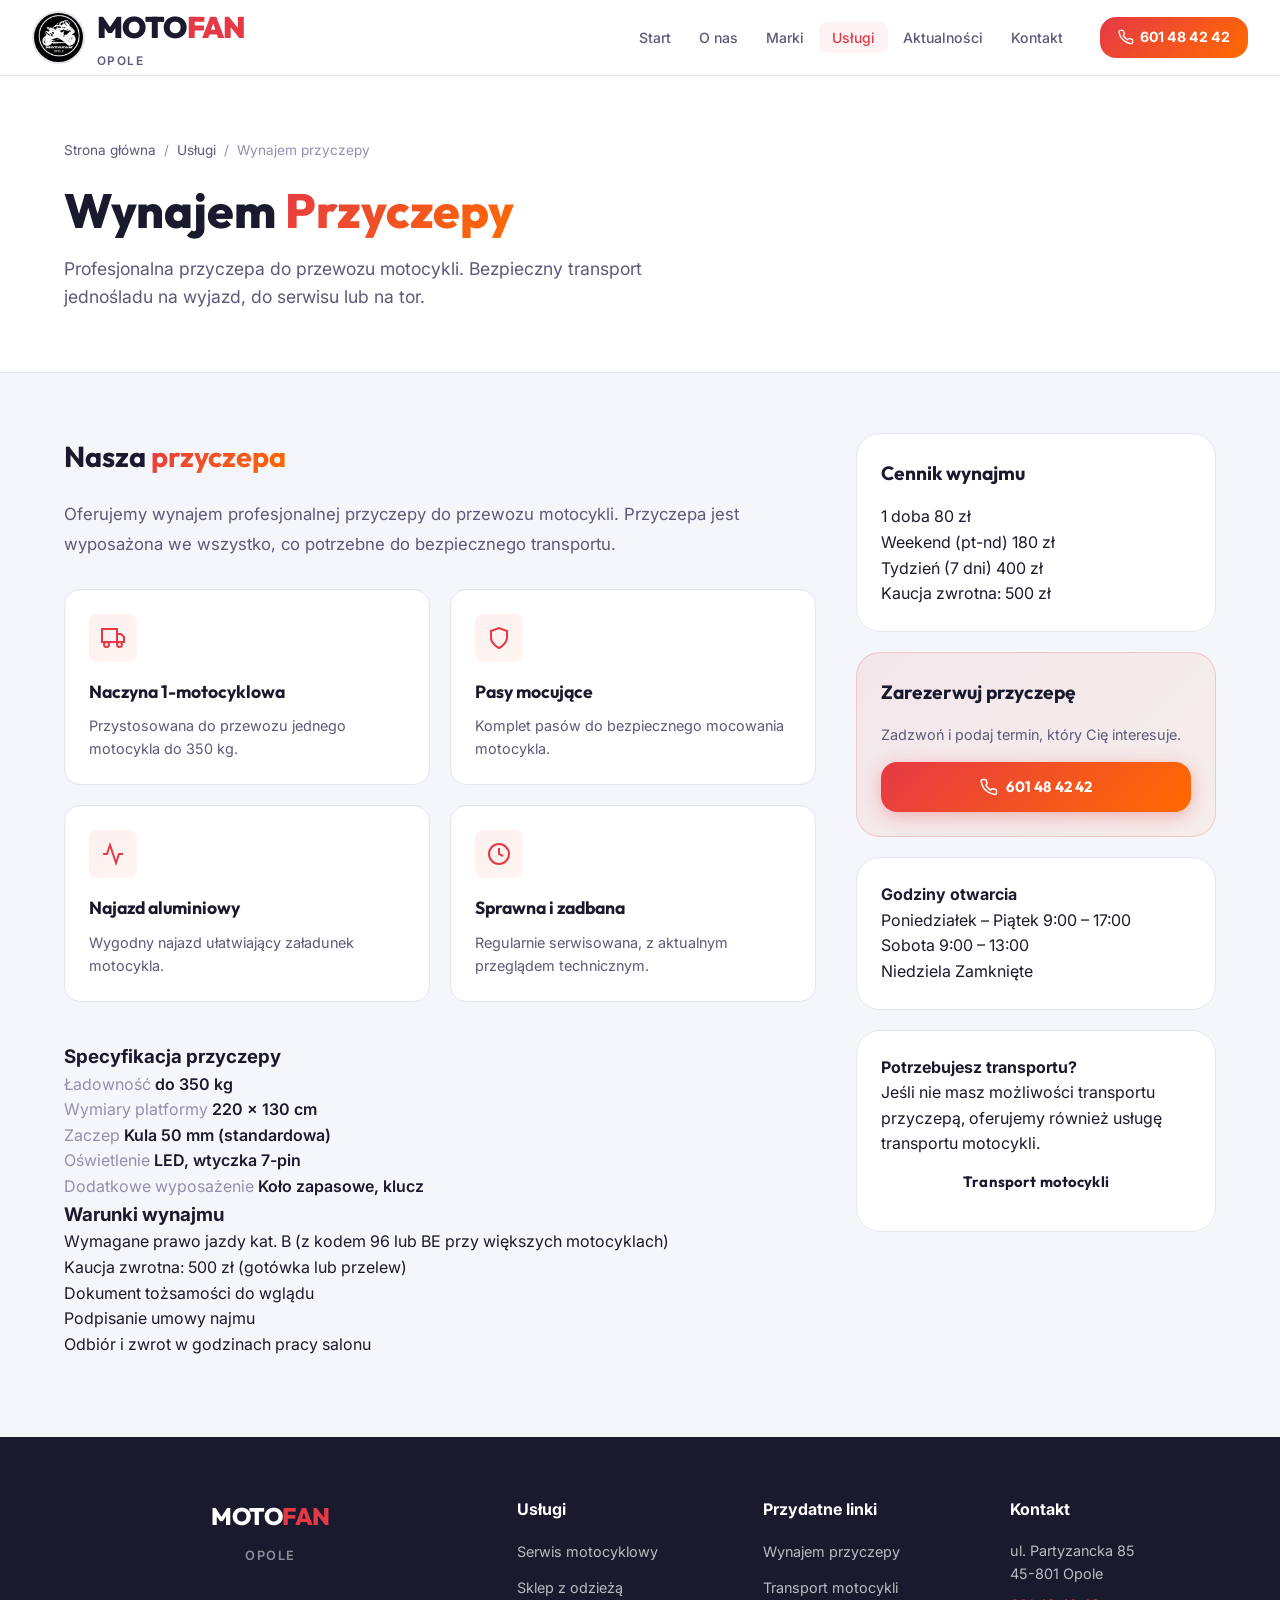
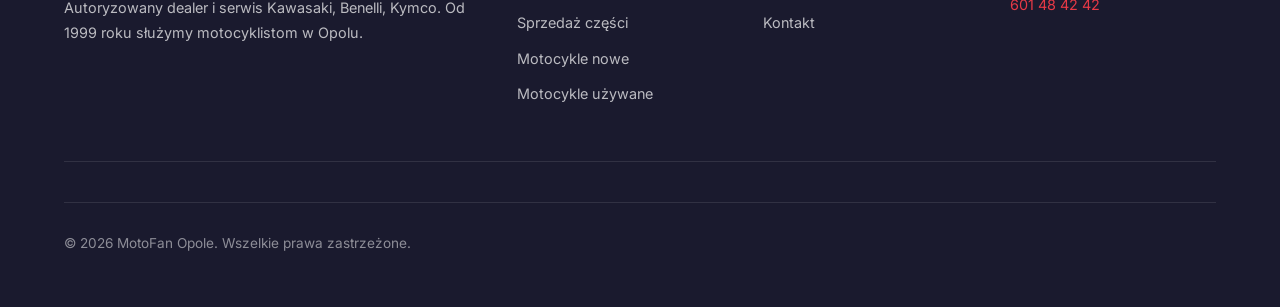
<file: wynajem-przyczepy.html>
<!DOCTYPE html>
<html lang="pl">
<head>
  <meta charset="UTF-8" />
  <meta name="viewport" content="width=device-width, initial-scale=1.0" />
  <title>Wynajem Przyczepy do Motocykli – MotoFan Opole</title>
  <meta name="description" content="Wynajem przyczepy do przewozu motocykli w Opolu. Bezpieczny transport jednośladu. MotoFan Opole." />
  <link rel="preconnect" href="https://fonts.googleapis.com" />
  <link rel="preconnect" href="https://fonts.gstatic.com" crossorigin />
  <link href="https://fonts.googleapis.com/css2?family=Outfit:wght@300;400;500;600;700;800;900&family=Inter:wght@300;400;500;600&display=swap" rel="stylesheet" />
  <link rel="stylesheet" href="style.css" />
  <link rel="stylesheet" href="subpage.css" />
</head>
<body>

  <!-- ===== NAVBAR ===== -->
  <nav class="navbar" id="navbar">
    <div class="nav-container">
      <a href="index.html" class="nav-logo">
        <img src="pics/logo.jpg" alt="MotoFan logo" class="nav-logo-img" onerror="this.style.display='none'" />
        <div>
          <div class="logo-text">MOTO<span class="logo-accent">FAN</span></div>
          <div class="logo-sub">Opole</div>
        </div>
      </a>
      <ul class="nav-links" id="navLinks">
        <li><a href="index.html" class="nav-link">Start</a></li>
        <li><a href="index.html#about" class="nav-link">O nas</a></li>
        <li><a href="index.html#brands" class="nav-link">Marki</a></li>
        <li><a href="index.html#services" class="nav-link active">Usługi</a></li>
        <li><a href="index.html#news" class="nav-link">Aktualności</a></li>
        <li><a href="index.html#contact" class="nav-link">Kontakt</a></li>
      </ul>
      <a href="tel:601484242" class="nav-cta">
        <svg width="16" height="16" viewBox="0 0 24 24" fill="none" stroke="currentColor" stroke-width="2" stroke-linecap="round" stroke-linejoin="round"><path d="M22 16.92v3a2 2 0 0 1-2.18 2 19.79 19.79 0 0 1-8.63-3.07A19.5 19.5 0 0 1 4.69 13 19.79 19.79 0 0 1 1.61 4.35 2 2 0 0 1 3.58 2h3a2 2 0 0 1 2 1.72 12.84 12.84 0 0 0 .7 2.81 2 2 0 0 1-.45 2.11L7.91 9.91a16 16 0 0 0 6.18 6.18l1.27-1.27a2 2 0 0 1 2.11-.45 12.84 12.84 0 0 0 2.81.7A2 2 0 0 1 22 16.92z"/></svg>
        601 48 42 42
      </a>
      <button class="hamburger" id="hamburger" aria-label="Menu">
        <span></span><span></span><span></span>
      </button>
    </div>
  </nav>

  <!-- ===== PAGE HEADER ===== -->
  <section class="page-header">
    <div class="container">
      <div class="breadcrumb">
        <a href="index.html">Strona główna</a>
        <span>/</span>
        <a href="index.html#services">Usługi</a>
        <span>/</span>
        <span>Wynajem przyczepy</span>
      </div>
      <h1 class="page-title">Wynajem <span class="gradient-text">Przyczepy</span></h1>
      <p class="page-desc">Profesjonalna przyczepa do przewozu motocykli. Bezpieczny transport jednośladu na wyjazd, do serwisu lub na tor.</p>
    </div>
  </section>

  <!-- ===== CONTENT ===== -->
  <section class="content-section">
    <div class="container">
      
      <div class="content-grid">
        <div class="content-main">
          
          <h2>Nasza <span class="gradient-text">przyczepa</span></h2>
          <p class="lead">Oferujemy wynajem profesjonalnej przyczepy do przewozu motocykli. Przyczepa jest wyposażona we wszystko, co potrzebne do bezpiecznego transportu.</p>

          <div class="service-features">
            <div class="feature-box">
              <div class="feature-icon">
                <svg viewBox="0 0 24 24" fill="none" stroke="currentColor" stroke-width="2"><rect x="1" y="3" width="15" height="13"/><polygon points="16 8 20 8 23 11 23 16 16 16 16 8"/><circle cx="5.5" cy="18.5" r="2.5"/><circle cx="18.5" cy="18.5" r="2.5"/></svg>
              </div>
              <h3>Naczyna 1-motocyklowa</h3>
              <p>Przystosowana do przewozu jednego motocykla do 350 kg.</p>
            </div>
            <div class="feature-box">
              <div class="feature-icon">
                <svg viewBox="0 0 24 24" fill="none" stroke="currentColor" stroke-width="2"><path d="M12 22s8-4 8-10V5l-8-3-8 3v7c0 6 8 10 8 10z"/></svg>
              </div>
              <h3>Pasy mocujące</h3>
              <p>Komplet pasów do bezpiecznego mocowania motocykla.</p>
            </div>
            <div class="feature-box">
              <div class="feature-icon">
                <svg viewBox="0 0 24 24" fill="none" stroke="currentColor" stroke-width="2"><polyline points="22 12 18 12 15 21 9 3 6 12 2 12"/></svg>
              </div>
              <h3>Najazd aluminiowy</h3>
              <p>Wygodny najazd ułatwiający załadunek motocykla.</p>
            </div>
            <div class="feature-box">
              <div class="feature-icon">
                <svg viewBox="0 0 24 24" fill="none" stroke="currentColor" stroke-width="2"><circle cx="12" cy="12" r="10"/><polyline points="12 6 12 12 16 14"/></svg>
              </div>
              <h3>Sprawna i zadbana</h3>
              <p>Regularnie serwisowana, z aktualnym przeglądem technicznym.</p>
            </div>
          </div>

          <h3>Specyfikacja przyczepy</h3>
          <div class="specs-table">
            <div class="spec-row">
              <span class="spec-label">Ładowność</span>
              <span class="spec-value">do 350 kg</span>
            </div>
            <div class="spec-row">
              <span class="spec-label">Wymiary platformy</span>
              <span class="spec-value">220 x 130 cm</span>
            </div>
            <div class="spec-row">
              <span class="spec-label">Zaczep</span>
              <span class="spec-value">Kula 50 mm (standardowa)</span>
            </div>
            <div class="spec-row">
              <span class="spec-label">Oświetlenie</span>
              <span class="spec-value">LED, wtyczka 7-pin</span>
            </div>
            <div class="spec-row">
              <span class="spec-label">Dodatkowe wyposażenie</span>
              <span class="spec-value">Koło zapasowe, klucz</span>
            </div>
          </div>

          <h3>Warunki wynajmu</h3>
          <ul class="check-list">
            <li>Wymagane prawo jazdy kat. B (z kodem 96 lub BE przy większych motocyklach)</li>
            <li>Kaucja zwrotna: 500 zł (gotówka lub przelew)</li>
            <li>Dokument tożsamości do wglądu</li>
            <li>Podpisanie umowy najmu</li>
            <li>Odbiór i zwrot w godzinach pracy salonu</li>
          </ul>

        </div>

        <aside class="content-sidebar">
          <div class="sidebar-card price-card">
            <h3>Cennik wynajmu</h3>
            <div class="price-table">
              <div class="price-row">
                <span>1 doba</span>
                <span class="price">80 zł</span>
              </div>
              <div class="price-row">
                <span>Weekend (pt-nd)</span>
                <span class="price">180 zł</span>
              </div>
              <div class="price-row">
                <span>Tydzień (7 dni)</span>
                <span class="price">400 zł</span>
              </div>
            </div>
            <p class="price-note">Kaucja zwrotna: 500 zł</p>
          </div>

          <div class="sidebar-card cta-card">
            <h3>Zarezerwuj przyczepę</h3>
            <p>Zadzwoń i podaj termin, który Cię interesuje.</p>
            <a href="tel:601484242" class="btn btn-primary btn-full">
              <svg width="18" height="18" viewBox="0 0 24 24" fill="none" stroke="currentColor" stroke-width="2"><path d="M22 16.92v3a2 2 0 0 1-2.18 2 19.79 19.79 0 0 1-8.63-3.07A19.5 19.5 0 0 1 4.69 13 19.79 19.79 0 0 1 1.61 4.35 2 2 0 0 1 3.58 2h3a2 2 0 0 1 2 1.72 12.84 12.84 0 0 0 .7 2.81 2 2 0 0 1-.45 2.11L7.91 9.91a16 16 0 0 0 6.18 6.18l1.27-1.27a2 2 0 0 1 2.11-.45 12.84 12.84 0 0 0 2.81.7A2 2 0 0 1 22 16.92z"/></svg>
              601 48 42 42
            </a>
          </div>

          <div class="sidebar-card">
            <h4>Godziny otwarcia</h4>
            <div class="hours-list">
              <div class="hours-row">
                <span>Poniedziałek – Piątek</span>
                <span>9:00 – 17:00</span>
              </div>
              <div class="hours-row">
                <span>Sobota</span>
                <span>9:00 – 13:00</span>
              </div>
              <div class="hours-row">
                <span>Niedziela</span>
                <span>Zamknięte</span>
              </div>
            </div>
          </div>

          <div class="sidebar-card">
            <h4>Potrzebujesz transportu?</h4>
            <p>Jeśli nie masz możliwości transportu przyczepą, oferujemy również usługę transportu motocykli.</p>
            <a href="transport.html" class="btn btn-secondary btn-full">Transport motocykli</a>
          </div>
        </aside>
      </div>

    </div>
  </section>

  <!-- ===== FOOTER ===== -->
  <footer class="footer">
    <div class="container">
      <div class="footer-grid">
        <div class="footer-brand">
          <div class="footer-logo">
            <span class="logo-text">MOTO<span class="logo-accent">FAN</span></span>
            <span class="logo-sub">Opole</span>
          </div>
          <p>Autoryzowany dealer i serwis Kawasaki, Benelli, Kymco. Od 1999 roku służymy motocyklistom w Opolu.</p>
        </div>
        <div class="footer-links">
          <h4>Usługi</h4>
          <ul>
            <li><a href="serwis-motocyklowy.html">Serwis motocyklowy</a></li>
            <li><a href="sklep.html">Sklep z odzieżą</a></li>
            <li><a href="czesci.html">Sprzedaż części</a></li>
            <li><a href="motocykle-nowe.html">Motocykle nowe</a></li>
            <li><a href="motocykle-uzywane.html">Motocykle używane</a></li>
          </ul>
        </div>
        <div class="footer-links">
          <h4>Przydatne linki</h4>
          <ul>
            <li><a href="wynajem-przyczepy.html">Wynajem przyczepy</a></li>
            <li><a href="transport.html">Transport motocykli</a></li>
            <li><a href="index.html#contact">Kontakt</a></li>
          </ul>
        </div>
        <div class="footer-contact">
          <h4>Kontakt</h4>
          <p>ul. Partyzancka 85<br>45-801 Opole</p>
          <p><a href="tel:601484242">601 48 42 42</a></p>
        </div>
      </div>
      <div class="footer-bottom">
        <p>&copy; 2026 MotoFan Opole. Wszelkie prawa zastrzeżone.</p>
      </div>
    </div>
  </footer>

  <script src="script.js"></script>
</body>
</html>
</file>
<file: style.css>
/* ===================================================
   MOTOFAN – Modern Website CSS – Light Premium Theme
   =================================================== */
:root {
  --bg:          #f5f6fa;
  --bg2:         #ffffff;
  --surface:     #ffffff;
  --surface2:    #f0f1f8;
  --border:      #e4e6ef;
  --border-h:    rgba(230,57,70,0.4);

  --primary:     #e63946;
  --primary-d:   #c1121f;
  --orange:      #ff6b00;
  --grad:        linear-gradient(135deg,#e63946,#ff6b00);
  --grad-soft:   linear-gradient(135deg,rgba(230,57,70,.08),rgba(255,107,0,.06));

  --text:        #1a1a2e;
  --text-m:      #5a5a7a;
  --text-dim:    #9090b0;

  --radius-sm:   8px;
  --radius-md:   16px;
  --radius-lg:   24px;
  --radius-xl:   32px;
  --shadow:      0 2px 24px rgba(0,0,0,.08);
  --shadow-h:    0 8px 40px rgba(230,57,70,.15);
  --tr:          .3s cubic-bezier(.4,0,.2,1);
  --nav-h:       76px;
}

*,*::before,*::after{box-sizing:border-box;margin:0;padding:0}
html{scroll-behavior:smooth}
body{background:var(--bg);color:var(--text);font-family:'Inter',sans-serif;line-height:1.6;overflow-x:hidden}
a{color:inherit;text-decoration:none}
ul{list-style:none}
img{max-width:100%;display:block}
::-webkit-scrollbar{width:5px}
::-webkit-scrollbar-track{background:var(--bg)}
::-webkit-scrollbar-thumb{background:var(--primary);border-radius:3px}

.container{max-width:1200px;margin:0 auto;padding:0 24px}
section{padding:96px 0}

/* Typography */
.gradient-text{background:var(--grad);-webkit-background-clip:text;-webkit-text-fill-color:transparent;background-clip:text}
.section-header{text-align:center;margin-bottom:60px}
.section-tag{display:inline-block;background:rgba(230,57,70,.1);color:var(--primary);border:1px solid rgba(230,57,70,.2);padding:5px 16px;border-radius:100px;font-size:.78rem;font-weight:700;letter-spacing:.1em;text-transform:uppercase;margin-bottom:14px}
.section-title{font-family:'Outfit',sans-serif;font-size:clamp(1.9rem,4vw,2.8rem);font-weight:800;line-height:1.15;margin-bottom:14px;color:var(--text)}
.section-desc{font-size:1.05rem;color:var(--text-m);max-width:580px;margin:0 auto}

/* Buttons */
.btn{display:inline-flex;align-items:center;gap:8px;padding:13px 26px;border-radius:var(--radius-md);font-family:'Outfit',sans-serif;font-weight:700;font-size:.93rem;cursor:pointer;transition:var(--tr);border:none;letter-spacing:.01em}
.btn-primary{background:var(--grad);color:#fff;box-shadow:0 4px 18px rgba(230,57,70,.35)}
.btn-primary:hover{transform:translateY(-2px);box-shadow:0 8px 30px rgba(230,57,70,.45)}
.btn-ghost{background:#fff;color:var(--text);border:2px solid var(--border)}
.btn-ghost:hover{border-color:var(--primary);color:var(--primary);transform:translateY(-2px)}
.btn-fb{background:#1877f2;color:#fff;width:100%;justify-content:center;margin-top:20px}
.btn-fb:hover{background:#166fe5;transform:translateY(-2px);box-shadow:0 8px 24px rgba(24,119,242,.35)}
.btn-full{width:100%;justify-content:center}

/* ===== NAVBAR ===== */
.navbar{position:fixed;top:0;left:0;right:0;z-index:1000;height:var(--nav-h);background:rgba(255,255,255,.85);backdrop-filter:blur(20px);border-bottom:1px solid var(--border);transition:var(--tr)}
.navbar.scrolled{box-shadow:0 4px 24px rgba(0,0,0,.08)}
.nav-container{max-width:1400px;margin:0 auto;padding:0 32px;height:100%;display:flex;align-items:center;gap:24px}

.nav-logo{display:flex;align-items:center;gap:12px;flex-shrink:0}
.nav-logo-img{width:53px;height:53px;border-radius:50%;object-fit:cover;border:2px solid var(--border)}
.logo-text{font-family:'Outfit',sans-serif;font-size:1.86rem;font-weight:900;letter-spacing:-.02em;color:var(--text)}
.logo-accent{color:var(--primary)}
.logo-sub{font-size:.74rem;color:var(--text-m);font-weight:600;letter-spacing:.12em;text-transform:uppercase}

.nav-links{display:flex;align-items:center;gap:2px;margin-left:auto}
.nav-link{padding:7px 13px;border-radius:var(--radius-sm);font-size:.88rem;font-weight:500;color:var(--text-m);transition:var(--tr)}
.nav-link:hover,.nav-link.active{color:var(--primary);background:rgba(230,57,70,.06)}

.nav-cta{display:flex;align-items:center;gap:6px;padding:9px 18px;border-radius:var(--radius-md);background:var(--grad);color:#fff;font-weight:700;font-size:.88rem;transition:var(--tr);flex-shrink:0}
.nav-cta:hover{transform:translateY(-1px);box-shadow:0 4px 16px rgba(230,57,70,.35)}

.hamburger{display:none;flex-direction:column;gap:5px;background:none;border:none;cursor:pointer;padding:8px;margin-left:auto}
.hamburger span{display:block;width:24px;height:2px;background:var(--text);border-radius:2px;transition:var(--tr)}

/* ===== HERO ===== */
.hero{position:relative;height:100vh;min-height:600px;display:flex;align-items:center;overflow:hidden}
.hero-video-wrap{position:absolute;inset:0;z-index:0;overflow:hidden}

/* Clip bottom to hide watermark */
.hero-video{width:100%;height:112%;object-fit:cover;object-position:center top}
.hero-overlay{position:absolute;inset:0;background:linear-gradient(to right,rgba(10,10,20,.82) 0%,rgba(10,10,20,.55) 55%,rgba(10,10,20,.2) 100%)}

.hero-content{position:relative;z-index:2;max-width:1200px;margin:0 auto;padding:0 24px;width:100%}
.hero-badge{display:inline-flex;align-items:center;gap:10px;background:rgba(255,255,255,.12);border:1px solid rgba(255,255,255,.2);backdrop-filter:blur(12px);padding:7px 18px;border-radius:100px;font-size:.82rem;color:rgba(255,255,255,.85);margin-bottom:24px;animation:fadeInDown .8s ease}
.badge-dot{width:8px;height:8px;background:#22c55e;border-radius:50%;box-shadow:0 0 8px #22c55e;animation:pulse 2s infinite}
@keyframes pulse{0%,100%{box-shadow:0 0 8px #22c55e}50%{box-shadow:0 0 20px #22c55e}}

.hero-title{font-family:'Outfit',sans-serif;font-size:clamp(3.2rem,8vw,6.5rem);font-weight:900;line-height:1.02;margin-bottom:22px;color:#fff;animation:fadeInUp .9s ease .1s both;text-shadow:0 2px 30px rgba(0,0,0,.3)}
.hero-sub{font-size:clamp(1rem,2vw,1.2rem);color:rgba(255,255,255,.8);max-width:520px;margin-bottom:36px;animation:fadeInUp .9s ease .2s both;line-height:1.7}
.hero-actions{display:flex;gap:14px;flex-wrap:wrap;margin-bottom:56px;animation:fadeInUp .9s ease .3s both}
.hero-stats{display:flex;align-items:center;gap:28px;animation:fadeInUp .9s ease .4s both}
.stat{display:flex;flex-direction:column}
.stat-num{font-family:'Outfit',sans-serif;font-size:2.1rem;font-weight:900;color:#fff}
.stat-label{font-size:.75rem;color:rgba(255,255,255,.6);text-transform:uppercase;letter-spacing:.06em}
.stat-divider{width:1px;height:38px;background:rgba(255,255,255,.2)}

.scroll-indicator{position:absolute;bottom:28px;left:50%;transform:translateX(-50%);z-index:2;display:flex;flex-direction:column;align-items:center;gap:7px;color:rgba(255,255,255,.5);font-size:.72rem;animation:bounce 2s infinite}
.scroll-mouse{width:22px;height:34px;border:2px solid rgba(255,255,255,.3);border-radius:11px;display:flex;justify-content:center;padding-top:6px}
.scroll-wheel{width:3px;height:6px;background:var(--primary);border-radius:2px;animation:scrollWheel 2s infinite}
@keyframes scrollWheel{0%{transform:translateY(0);opacity:1}100%{transform:translateY(10px);opacity:0}}
@keyframes bounce{0%,100%{transform:translateX(-50%) translateY(0)}50%{transform:translateX(-50%) translateY(6px)}}

/* ===== ABOUT ===== */
.about{background:var(--bg2)}
.about-grid{display:grid;grid-template-columns:1fr 1fr;gap:56px;align-items:start}
.about-lead{font-size:1.15rem;font-weight:600;color:var(--text);margin-bottom:18px;line-height:1.6}
.about-text p{color:var(--text-m);margin-bottom:14px;line-height:1.8}
.about-features{margin-top:28px;display:grid;grid-template-columns:1fr 1fr;gap:14px}
.feature-item{display:flex;align-items:flex-start;gap:12px;background:var(--bg);border:1px solid var(--border);border-radius:var(--radius-md);padding:14px;transition:var(--tr)}
.feature-item:hover{border-color:var(--primary);box-shadow:var(--shadow-h);transform:translateY(-2px)}
.feature-icon{width:40px;height:40px;border-radius:10px;background:rgba(230,57,70,.08);display:flex;align-items:center;justify-content:center;flex-shrink:0}
.feature-icon svg{width:20px;height:20px;color:var(--primary);fill:none;stroke:currentColor;stroke-width:2}
.feature-item strong{font-size:.88rem;font-weight:700;display:block;margin-bottom:3px;color:var(--text)}
.feature-item p{font-size:.78rem;color:var(--text-m);margin:0}

.about-img-col{display:flex;flex-direction:column;gap:16px}
.about-img-card{position:relative;border-radius:var(--radius-xl);overflow:hidden;background:var(--grad-soft);border:1px solid var(--border);height:260px;display:flex;align-items:center;justify-content:center}
.about-img-card img{width:100%;height:100%;object-fit:cover}
.about-badge-card{background:var(--grad);color:#fff;border-radius:var(--radius-lg);padding:24px 28px;display:flex;align-items:center;gap:20px}
.about-badge-num{font-family:'Outfit',sans-serif;font-size:3rem;font-weight:900}
.about-badge-label{font-size:.9rem;opacity:.9;font-weight:500}

/* ===== BRANDS ===== */
.brands{background:var(--bg)}
.brands-grid{display:grid;grid-template-columns:repeat(3,1fr);gap:20px;margin-bottom:40px}
.brand-card{position:relative;background:var(--surface);border:1.5px solid var(--border);border-radius:var(--radius-xl);overflow:hidden;transition:var(--tr);cursor:pointer}
.brand-card:hover{border-color:var(--primary);transform:translateY(-4px);box-shadow:var(--shadow-h)}
.brand-card.featured{border-color:rgba(230,57,70,.3);background:linear-gradient(135deg,#fff,rgba(230,57,70,.03))}
.brand-card-inner{padding:28px}
.brand-logo-wrap{height:144px;display:flex;align-items:center;justify-content:center;margin-bottom:14px}
.brand-logo{max-height:132px;max-width:288px;object-fit:contain;filter:none}
.brand-logo-lg{max-height:145px;max-width:317px}
.brand-logo-fallback{font-family:'Outfit',sans-serif;font-size:1.7rem;font-weight:900;background:var(--grad);-webkit-background-clip:text;-webkit-text-fill-color:transparent;background-clip:text}
.brand-badge{display:inline-block;background:rgba(230,57,70,.08);color:var(--primary);border:1px solid rgba(230,57,70,.18);padding:3px 10px;border-radius:100px;font-size:.7rem;font-weight:700;text-transform:uppercase;letter-spacing:.05em;margin-bottom:10px}
.brand-card p{font-size:.88rem;color:var(--text-m);line-height:1.7;margin-bottom:14px}
.brand-offers{display:flex;flex-direction:column;gap:0;margin-bottom:18px}
.brand-offers li{font-size:.83rem;color:var(--text-m);padding:6px 0;border-bottom:1px solid var(--border)}
.brand-offers li:last-child{border-bottom:none}
.brand-link{color:var(--primary);font-size:.83rem;font-weight:700;transition:var(--tr)}
.brand-link:hover{color:var(--primary-d);text-decoration:underline}
.brand-featured-badge{position:absolute;top:14px;right:14px;background:var(--grad);color:#fff;padding:3px 12px;border-radius:100px;font-size:.7rem;font-weight:700}

.partners-strip{background:var(--surface);border:1px solid var(--border);border-radius:var(--radius-lg);padding:20px 28px;display:flex;align-items:center;gap:20px;flex-wrap:wrap;box-shadow:var(--shadow);margin-top:16px}
.partners-strip:first-of-type{margin-top:40px}
.partners-label{font-size:.82rem;color:var(--text-m);white-space:nowrap;font-weight:700}
.partners-logos{display:flex;gap:10px;flex-wrap:wrap;flex:1;align-items:center}
.partner-tag{background:var(--bg);border:1px solid var(--border);padding:5px 13px;border-radius:100px;font-size:.8rem;color:var(--text-m);transition:var(--tr)}
.partner-tag:hover{border-color:var(--primary);color:var(--primary)}
.partner-logo-img{height:43px;width:auto;object-fit:contain}

/* ===== SERVICES ===== */
.services{background:var(--bg2)}
.services-grid{display:grid;grid-template-columns:repeat(3,1fr);gap:20px}
.service-card{background:var(--surface);border:1.5px solid var(--border);border-radius:var(--radius-lg);padding:26px;transition:var(--tr)}
.service-card:hover{border-color:var(--primary);transform:translateY(-4px);box-shadow:var(--shadow-h)}
.service-icon-wrap{width:52px;height:52px;background:rgba(230,57,70,.08);border:1px solid rgba(230,57,70,.15);border-radius:14px;display:flex;align-items:center;justify-content:center;margin-bottom:18px}
.service-icon-wrap svg{width:26px;height:26px;stroke:var(--primary);fill:none;stroke-width:1.8;stroke-linecap:round;stroke-linejoin:round}
.service-icon-wrap.service-photo{display:block;width:calc(100% + 52px);height:200px;border-radius:calc(var(--radius-lg) - 1.5px) calc(var(--radius-lg) - 1.5px) 0 0;background:none;border:none;overflow:hidden;padding:0;margin:-26px -26px 20px -26px;flex-shrink:0}
.service-icon-wrap.service-photo img{width:100%;height:100%;object-fit:cover;transition:transform .5s ease}
.service-card:hover .service-icon-wrap.service-photo img{transform:scale(1.07)}
.service-card h3{font-family:'Outfit',sans-serif;font-size:1.1rem;font-weight:700;margin-bottom:8px;color:var(--text)}
.service-card>p{font-size:.87rem;color:var(--text-m);margin-bottom:16px;line-height:1.7}
.service-list{display:flex;flex-direction:column;gap:0}
.service-list li{font-size:.84rem;color:var(--text-m);padding:7px 0;border-bottom:1px solid var(--border);display:flex;align-items:center;gap:8px}
.service-list li:last-child{border-bottom:none}
.service-list li::before{content:'';display:block;width:6px;height:6px;border-radius:50%;background:var(--primary);flex-shrink:0}

/* ===== FACEBOOK SECTION ===== */
.news-section{background:var(--bg)}
.fb-section-wrap{display:flex;justify-content:center;gap:20px;align-items:start}
.fb-feed-container{width:500px;max-width:100%;background:var(--surface);border:1.5px solid var(--border);border-radius:var(--radius-xl);overflow:hidden;min-height:820px;display:flex;flex-direction:column;align-items:stretch;justify-content:flex-start;box-shadow:var(--shadow)}
.fb-sidebar{width:260px}
.fb-sidebar h3{font-family:'Outfit',sans-serif;font-size:1.35rem;font-weight:700;margin-bottom:20px;color:var(--text)}

/* Profile card above sidebar */
.fb-profile-card{display:flex;align-items:center;gap:10px;background:var(--surface);border:1.5px solid var(--border);border-radius:var(--radius-md);padding:12px;margin-bottom:16px}
.fb-profile-img{width:42px;height:42px;border-radius:50%;object-fit:cover;border:2px solid var(--border);flex-shrink:0}
.fb-profile-info h4{font-family:'Outfit',sans-serif;font-size:.88rem;font-weight:700;color:var(--text);margin-bottom:2px}
.fb-handle{font-size:.72rem;color:var(--text-m)}
.fb-stats-row{display:flex;gap:16px;margin-top:8px}
.fb-stat-item{display:flex;flex-direction:column}
.fb-stat-item strong{font-size:1rem;font-weight:800;color:var(--primary)}
.fb-stat-item span{font-size:.72rem;color:var(--text-m);text-transform:uppercase;letter-spacing:.05em}

/* ===== COOKIE BANNER ===== */
.cookie-banner{position:fixed;bottom:-150%;left:24px;width:calc(100% - 48px);max-width:420px;background:var(--surface);box-shadow:0 15px 40px rgba(0,0,0,0.12);z-index:9999;transition:all 0.5s cubic-bezier(0.16,1,0.3,1);border:1.5px solid var(--border);border-radius:var(--radius-xl);opacity:0;visibility:hidden}
.cookie-banner.show{bottom:24px;opacity:1;visibility:visible}
.cookie-content{padding:24px;display:flex;flex-direction:column;gap:16px}
.cookie-text strong{font-family:'Outfit',sans-serif;font-size:1.1rem;color:var(--text);display:block;margin-bottom:6px}
.cookie-text p{font-size:.85rem;color:var(--text-m);margin:0;line-height:1.5}
.cookie-actions{width:100%}
.cookie-actions .btn{width:100%;justify-content:center;padding:12px}
@media (max-width:480px) {
    .cookie-banner{left:16px;bottom:-150%;width:calc(100% - 32px)}
    .cookie-banner.show{bottom:16px}
}

/* Fallback card */
.fb-fallback{width:100%;height:100%;display:flex;align-items:center;justify-content:center;background:var(--bg);padding:40px 24px}
.fb-fallback-inner{text-align:center;max-width:360px}
.fb-fallback-logo{width:80px;height:80px;border-radius:50%;object-fit:cover;margin:0 auto 16px;border:3px solid var(--border)}
.fb-fallback-inner h4{font-family:'Outfit',sans-serif;font-size:1.3rem;font-weight:700;color:var(--text);margin-bottom:10px}
.fb-fallback-inner p{font-size:.9rem;color:var(--text-m);line-height:1.6}

/* Mobile CTA Button - Hidden by default on PC */
.mobile-fb-cta{display:none;background:var(--surface);border:1.5px solid var(--border);border-radius:var(--radius-xl);padding:40px 20px;text-align:center;box-shadow:var(--shadow)}
.mobile-cta-logo{width:80px;height:80px;border-radius:50%;object-fit:cover;border:3px solid var(--border);margin-bottom:20px}
.mobile-fb-cta h3{font-family:'Outfit',sans-serif;font-size:1.6rem;font-weight:800;color:var(--text);margin-bottom:12px}
.mobile-fb-cta p{font-size:1rem;color:var(--text-m);line-height:1.6;max-width:400px;margin:0 auto}
.fb-reasons{display:flex;flex-direction:column;gap:8px}
.fb-reason{display:flex;gap:10px;align-items:flex-start;background:var(--surface);border:1.5px solid var(--border);border-radius:var(--radius-md);padding:10px;transition:var(--tr)}
.fb-reason:hover{border-color:var(--primary);box-shadow:var(--shadow-h)}
.fb-reason-icon{width:32px;height:32px;border-radius:8px;background:rgba(230,57,70,.08);display:flex;align-items:center;justify-content:center;flex-shrink:0}
.fb-reason-icon svg{width:16px;height:16px;stroke:var(--primary);fill:none;stroke-width:2}
.fb-reason strong{font-size:.8rem;display:block;margin-bottom:2px;color:var(--text)}
.fb-reason p{font-size:.72rem;color:var(--text-m);margin:0;line-height:1.4}

/* ===== CONTACT ===== */
.contact{background:var(--bg2)}
.contact-grid{display:grid;grid-template-columns:1fr 1.5fr;gap:28px;margin-bottom:40px}
.contact-card{background:var(--surface);border:1.5px solid var(--border);border-radius:var(--radius-lg);padding:28px;margin-bottom:20px;box-shadow:var(--shadow)}
.contact-item{display:flex;align-items:flex-start;gap:14px;padding:14px 0;border-bottom:1px solid var(--border)}
.contact-item:last-child{border-bottom:none}
.contact-icon{width:40px;height:40px;border-radius:10px;background:rgba(230,57,70,.08);display:flex;align-items:center;justify-content:center;flex-shrink:0}
.contact-icon svg{width:20px;height:20px;stroke:var(--primary);fill:none;stroke-width:2;stroke-linecap:round;stroke-linejoin:round}
.contact-item strong{display:block;font-size:.75rem;text-transform:uppercase;letter-spacing:.06em;color:var(--text-m);margin-bottom:3px}
.contact-item p{font-size:.98rem;color:var(--text);line-height:1.5}
.contact-link{font-size:.98rem;color:var(--primary);font-weight:600;transition:var(--tr)}
.contact-link:hover{color:var(--primary-d);text-decoration:underline}
.hours-card{background:var(--surface);border:1.5px solid var(--border);border-radius:var(--radius-lg);padding:24px;box-shadow:var(--shadow)}
.hours-card h3{font-family:'Outfit',sans-serif;font-size:1.05rem;font-weight:700;margin-bottom:18px;color:var(--text)}
.hours-grid{display:grid;grid-template-columns:1fr auto;gap:8px 16px;align-items:center}
.hours-grid span:nth-child(odd){font-size:.88rem;color:var(--text-m)}
.hours-time{font-size:.88rem;font-weight:700;color:var(--text);text-align:right}
.hours-time.closed{color:var(--text-dim)}
.contact-map{border-radius:var(--radius-xl);overflow:hidden;border:1.5px solid var(--border);box-shadow:var(--shadow)}
.contact-map iframe{display:block}

.contact-form-wrap{background:var(--surface);border:1.5px solid var(--border);border-radius:var(--radius-xl);padding:36px;box-shadow:var(--shadow)}
.contact-form-wrap h3{font-family:'Outfit',sans-serif;font-size:1.4rem;font-weight:700;margin-bottom:24px;color:var(--text)}
.form-row{display:grid;grid-template-columns:1fr 1fr;gap:16px}
.form-group{display:flex;flex-direction:column;gap:7px;margin-bottom:14px}
.form-group label{font-size:.78rem;font-weight:700;color:var(--text-m);text-transform:uppercase;letter-spacing:.06em}
.form-group input,.form-group select,.form-group textarea{background:var(--bg);border:1.5px solid var(--border);border-radius:var(--radius-md);padding:13px 15px;color:var(--text);font-family:'Inter',sans-serif;font-size:.93rem;transition:var(--tr);outline:none;width:100%}
.form-group input:focus,.form-group select:focus,.form-group textarea:focus{border-color:var(--primary);box-shadow:0 0 0 3px rgba(230,57,70,.1)}
.form-group textarea{resize:vertical;min-height:110px}
.form-success{margin-top:14px;padding:14px;background:rgba(34,197,94,.08);border:1px solid rgba(34,197,94,.3);border-radius:var(--radius-md);color:#16a34a;font-weight:600;text-align:center}

/* ===== FOOTER ===== */
.footer{background:var(--text);color:rgba(255,255,255,.85);padding:64px 0 0}
.footer-grid{display:grid;grid-template-columns:2fr 1fr 1fr 1fr;gap:44px;padding-bottom:44px;border-bottom:1px solid rgba(255,255,255,.1)}
.footer-brand{display:flex;flex-direction:column;gap:14px}
.footer-logo{display:flex;align-items:center;gap:10px}
.footer-logo img{width:40px;height:40px;border-radius:50%;object-fit:cover}
.footer-logo .logo-text{color:#fff;font-size:1.4rem}
.footer-brand p{font-size:.86rem;color:rgba(255,255,255,.55);line-height:1.7}
.footer-socials{display:flex;gap:8px}
.social-btn{width:38px;height:38px;border-radius:var(--radius-sm);display:flex;align-items:center;justify-content:center;transition:var(--tr)}
.social-btn.fb{background:#1877f2;color:#fff}
.social-btn.fb:hover{background:#166fe5;transform:translateY(-2px)}
.footer-col h4{font-family:'Outfit',sans-serif;font-size:.78rem;font-weight:700;text-transform:uppercase;letter-spacing:.1em;color:rgba(255,255,255,.45);margin-bottom:14px}
.footer-col ul{display:flex;flex-direction:column;gap:9px}
.footer-col ul li,.footer-col ul li a{font-size:.86rem;color:rgba(255,255,255,.55);transition:var(--tr)}
.footer-col ul li a:hover{color:#fff}
.footer-bottom{display:flex;justify-content:space-between;align-items:center;padding:22px 0;font-size:.78rem;color:rgba(255,255,255,.35);flex-wrap:wrap;gap:8px}

/* ===== ANIMATIONS ===== */
@keyframes fadeInUp{from{opacity:0;transform:translateY(22px)}to{opacity:1;transform:translateY(0)}}
@keyframes fadeInDown{from{opacity:0;transform:translateY(-10px)}to{opacity:1;transform:translateY(0)}}
.reveal{opacity:0;transform:translateY(28px);transition:opacity .65s ease,transform .65s ease}
.reveal.visible{opacity:1;transform:translateY(0)}

/* ===== RESPONSIVE ===== */
@media(max-width:1024px){
  .brands-grid{grid-template-columns:repeat(2,1fr)}
  .services-grid{grid-template-columns:repeat(2,1fr)}
  .about-grid{grid-template-columns:1fr}
  .footer-grid{grid-template-columns:1fr 1fr}
  .fb-section-wrap{grid-template-columns:1fr}
}
@media (max-width:1100px), (pointer:coarse) {
  .hero-title{font-size:3.5rem}
  .fb-section-wrap{flex-direction:column;align-items:center}
  
  /* Ukrywamy ramke z Facebooka na 100% sprzetow dotykowych i mniejszych */
  #fbFeedWrap, #fbIframe {display:none !important}
  
  /* Celowo wymazujemy szerokosc, by element pasowal pod tabletem */
  .mobile-fb-cta{display:flex;flex-direction:column;align-items:center;width:100%;max-width:600px}

  .fb-feed-container{width:100%;max-width:600px;min-height:auto}
  .fb-sidebar{width:100%;max-width:600px}
}
@media(max-width:768px){
  section{padding:64px 0}
  .nav-links,.nav-cta{display:none}
  .nav-links.open{display:flex;flex-direction:column;position:fixed;top:var(--nav-h);left:0;right:0;background:rgba(255,255,255,.97);backdrop-filter:blur(20px);padding:20px;border-bottom:1px solid var(--border);gap:6px;box-shadow:0 8px 24px rgba(0,0,0,.1)}
  .hamburger{display:flex}
  .hero{height:100svh;min-height:520px}
  .hero-video{width:100%;height:100%;min-width:100%;min-height:100%;object-position:center center}
  .hero-title{font-size:2.8rem}
  .hero-stats{gap:14px;flex-wrap:wrap}
  .stat-divider{display:none}
  .about-features,.brands-grid,.services-grid{grid-template-columns:1fr}
  .contact-grid{grid-template-columns:1fr}
  .form-row{grid-template-columns:1fr}
  .footer-grid{grid-template-columns:1fr;gap:28px}
  .footer-bottom{flex-direction:column;text-align:center}
  .partners-strip{flex-direction:column;align-items:flex-start}
}
@media(max-width:480px){
  .hero{min-height:460px}
  .hero-actions{flex-direction:column}
  .btn{width:100%;justify-content:center}
}
</file>
<file: subpage.css>
/* ===================================================
   MOTOFAN – Subpage Styles
   =================================================== */

/* Page Header */
.page-header {
  padding: 140px 0 60px;
  background: var(--bg2);
  border-bottom: 1px solid var(--border);
}

.breadcrumb {
  display: flex;
  align-items: center;
  gap: 8px;
  font-size: 0.85rem;
  color: var(--text-m);
  margin-bottom: 20px;
}

.breadcrumb a {
  color: var(--text-m);
  transition: var(--tr);
}

.breadcrumb a:hover {
  color: var(--primary);
}

.breadcrumb span {
  color: var(--text-dim);
}

.page-title {
  font-family: 'Outfit', sans-serif;
  font-size: clamp(2rem, 5vw, 3rem);
  font-weight: 800;
  line-height: 1.2;
  margin-bottom: 16px;
}

.page-desc {
  font-size: 1.1rem;
  color: var(--text-m);
  max-width: 600px;
}

/* Content Section */
.content-section {
  padding: 60px 0 80px;
}

.content-grid {
  display: grid;
  grid-template-columns: 1fr 360px;
  gap: 40px;
  align-items: start;
}

.content-main h2 {
  font-family: 'Outfit', sans-serif;
  font-size: 1.8rem;
  font-weight: 700;
  margin-bottom: 20px;
  margin-top: 40px;
}

.content-main h2:first-child {
  margin-top: 0;
}

.content-main .lead {
  font-size: 1.05rem;
  color: var(--text-m);
  line-height: 1.8;
  margin-bottom: 30px;
}

/* Service Features */
.service-features {
  display: grid;
  grid-template-columns: repeat(2, 1fr);
  gap: 20px;
  margin-bottom: 40px;
}

.feature-box {
  background: var(--surface);
  border: 1px solid var(--border);
  border-radius: var(--radius-md);
  padding: 24px;
  transition: var(--tr);
}

.feature-box:hover {
  border-color: var(--primary);
  box-shadow: var(--shadow-h);
  transform: translateY(-2px);
}

.feature-icon {
  width: 48px;
  height: 48px;
  background: var(--grad-soft);
  border-radius: var(--radius-sm);
  display: flex;
  align-items: center;
  justify-content: center;
  margin-bottom: 16px;
}

.feature-icon svg {
  width: 24px;
  height: 24px;
  stroke: var(--primary);
}

.feature-box h3 {
  font-family: 'Outfit', sans-serif;
  font-size: 1.1rem;
  font-weight: 700;
  margin-bottom: 8px;
}

.feature-box p {
  font-size: 0.9rem;
  color: var(--text-m);
  line-height: 1.6;
}

/* Repairs List */
.repairs-list {
  display: flex;
  flex-direction: column;
  gap: 12px;
}

.repair-item {
  background: var(--surface);
  border: 1px solid var(--border);
  border-radius: var(--radius-sm);
  padding: 16px 20px;
  display: flex;
  flex-direction: column;
  gap: 4px;
}

.repair-name {
  font-weight: 600;
  color: var(--text);
}

.repair-desc {
  font-size: 0.85rem;
  color: var(--text-m);
}

/* Sidebar */
.content-sidebar {
  display: flex;
  flex-direction: column;
  gap: 20px;
  position: sticky;
  top: 100px;
}

.sidebar-card {
  background: var(--surface);
  border: 1px solid var(--border);
  border-radius: var(--radius-lg);
  padding: 24px;
}

.sidebar-card h3 {
  font-family: 'Outfit', sans-serif;
  font-size: 1.2rem;
  font-weight: 700;
  margin-bottom: 16px;
  color: var(--text);
}

.sidebar-note {
  font-size: 0.8rem;
  color: var(--text-dim);
  margin-bottom: 16px;
  padding-bottom: 16px;
  border-bottom: 1px solid var(--border);
}

/* Price List */
.price-list {
  list-style: none;
}

.price-list li {
  display: flex;
  justify-content: space-between;
  align-items: center;
  padding: 10px 0;
  border-bottom: 1px dashed var(--border);
  font-size: 0.9rem;
}

.price-list li:last-child {
  border-bottom: none;
}

.price-list span {
  color: var(--text-m);
}

.price-list strong {
  color: var(--primary);
  font-weight: 700;
}

/* Equipment List */
.equipment-list {
  list-style: none;
}

.equipment-list li {
  padding: 8px 0;
  font-size: 0.9rem;
  color: var(--text-m);
  border-bottom: 1px solid var(--border);
}

.equipment-list li:last-child {
  border-bottom: none;
}

/* CTA Card */
.cta-card {
  background: var(--grad-soft);
  border-color: rgba(230, 57, 70, 0.2);
}

.cta-card p {
  font-size: 0.9rem;
  color: var(--text-m);
  margin-bottom: 16px;
}

.btn-full {
  width: 100%;
  justify-content: center;
  gap: 8px;
}

/* Products Grid */
.products-grid {
  display: grid;
  grid-template-columns: repeat(3, 1fr);
  gap: 20px;
  margin-bottom: 40px;
}

.product-card {
  background: var(--surface);
  border: 1px solid var(--border);
  border-radius: var(--radius-lg);
  overflow: hidden;
  transition: var(--tr);
}

.product-card:hover {
  border-color: var(--primary);
  box-shadow: var(--shadow-h);
  transform: translateY(-4px);
}

.product-image {
  height: 200px;
  background: var(--bg);
  display: flex;
  align-items: center;
  justify-content: center;
  overflow: hidden;
}

.product-image img {
  width: 100%;
  height: 100%;
  object-fit: cover;
}

.product-info {
  padding: 20px;
}

.product-info h3 {
  font-family: 'Outfit', sans-serif;
  font-size: 1.1rem;
  font-weight: 700;
  margin-bottom: 8px;
}

.product-info p {
  font-size: 0.85rem;
  color: var(--text-m);
  margin-bottom: 12px;
}

.product-price {
  font-size: 1.2rem;
  font-weight: 700;
  color: var(--primary);
}

/* Brands Grid */
.brands-showcase {
  display: grid;
  grid-template-columns: repeat(4, 1fr);
  gap: 20px;
  margin-bottom: 40px;
}

.brand-showcase-card {
  background: var(--surface);
  border: 1px solid var(--border);
  border-radius: var(--radius-md);
  padding: 30px 20px;
  text-align: center;
  transition: var(--tr);
}

.brand-showcase-card:hover {
  border-color: var(--primary);
  box-shadow: var(--shadow);
}

.brand-showcase-card img {
  height: 50px;
  width: auto;
  max-width: 100%;
  object-fit: contain;
  margin: 0 auto 12px;
}

.brand-showcase-card h4 {
  font-size: 0.95rem;
  font-weight: 600;
  margin-bottom: 4px;
}

.brand-showcase-card p {
  font-size: 0.8rem;
  color: var(--text-m);
}

/* Categories */
.categories-grid {
  display: grid;
  grid-template-columns: repeat(3, 1fr);
  gap: 20px;
  margin-bottom: 40px;
}

.category-card {
  background: var(--surface);
  border: 1px solid var(--border);
  border-radius: var(--radius-md);
  padding: 24px;
  text-align: center;
  transition: var(--tr);
  cursor: pointer;
}

.category-card:hover {
  border-color: var(--primary);
  box-shadow: var(--shadow-h);
}

.category-icon {
  width: 60px;
  height: 60px;
  background: var(--grad-soft);
  border-radius: 50%;
  display: flex;
  align-items: center;
  justify-content: center;
  margin: 0 auto 16px;
}

.category-icon svg {
  width: 28px;
  height: 28px;
  stroke: var(--primary);
}

.category-card h3 {
  font-size: 1rem;
  font-weight: 700;
  margin-bottom: 6px;
}

.category-card p {
  font-size: 0.8rem;
  color: var(--text-m);
}

/* Motorcycle Gallery */
.moto-gallery {
  display: grid;
  grid-template-columns: repeat(2, 1fr);
  gap: 30px;
}

.moto-card {
  background: var(--surface);
  border: 1px solid var(--border);
  border-radius: var(--radius-xl);
  overflow: hidden;
  transition: var(--tr);
}

.moto-card:hover {
  border-color: var(--primary);
  box-shadow: var(--shadow-h);
}

.moto-gallery-wrap {
  position: relative;
  height: 280px;
  background: var(--bg);
}

.moto-gallery-wrap img {
  width: 100%;
  height: 100%;
  object-fit: cover;
  cursor: pointer;
}

.moto-badge {
  position: absolute;
  top: 12px;
  left: 12px;
  background: var(--grad);
  color: #fff;
  padding: 4px 12px;
  border-radius: 100px;
  font-size: 0.75rem;
  font-weight: 700;
  text-transform: uppercase;
}

.moto-gallery-nav {
  position: absolute;
  bottom: 12px;
  right: 12px;
  display: flex;
  gap: 6px;
}

.gallery-btn {
  width: 36px;
  height: 36px;
  background: rgba(255,255,255,0.9);
  border: none;
  border-radius: 50%;
  cursor: pointer;
  display: flex;
  align-items: center;
  justify-content: center;
  transition: var(--tr);
}

.gallery-btn:hover {
  background: var(--primary);
  color: #fff;
}

.gallery-btn svg {
  width: 18px;
  height: 18px;
}

.moto-info {
  padding: 24px;
}

.moto-info h3 {
  font-family: 'Outfit', sans-serif;
  font-size: 1.3rem;
  font-weight: 700;
  margin-bottom: 8px;
}

.moto-price {
  font-size: 1.4rem;
  font-weight: 800;
  color: var(--primary);
  margin-bottom: 16px;
}

.moto-specs {
  display: grid;
  grid-template-columns: repeat(2, 1fr);
  gap: 10px;
  margin-bottom: 16px;
}

.spec-item {
  font-size: 0.85rem;
}

.spec-label {
  color: var(--text-dim);
}

.spec-value {
  font-weight: 600;
  color: var(--text);
}

.moto-desc {
  font-size: 0.9rem;
  color: var(--text-m);
  line-height: 1.6;
  margin-bottom: 16px;
  padding-top: 16px;
  border-top: 1px solid var(--border);
}

.moto-actions {
  display: flex;
  gap: 10px;
}

.moto-actions .btn {
  flex: 1;
  justify-content: center;
}

/* ===== NEW MOTORCYCLE GALLERY V2 ===== */
.moto-gallery-v2 {
  display: flex;
  flex-direction: column;
  gap: 40px;
}

.moto-card-v2 {
  background: var(--surface);
  border: 1px solid var(--border);
  border-radius: var(--radius-xl);
  overflow: hidden;
  display: grid;
  grid-template-columns: 1fr 380px;
  transition: var(--tr);
}

.moto-card-v2:hover {
  border-color: var(--primary);
  box-shadow: var(--shadow-h);
}

.moto-images-container {
  display: grid;
  grid-template-columns: 1fr 100px;
  gap: 12px;
  padding: 16px;
  background: var(--bg);
}

.moto-main-img {
  position: relative;
  border-radius: var(--radius-lg);
  overflow: hidden;
  cursor: pointer;
  aspect-ratio: 4/3;
}

.moto-main-img img {
  width: 100%;
  height: 100%;
  object-fit: cover;
  transition: transform 0.4s ease;
}

.moto-main-img:hover img {
  transform: scale(1.03);
}

.moto-main-img .moto-badge {
  position: absolute;
  top: 12px;
  left: 12px;
  background: var(--grad);
  color: #fff;
  padding: 6px 14px;
  border-radius: 100px;
  font-size: 0.75rem;
  font-weight: 700;
  text-transform: uppercase;
  z-index: 2;
}

.moto-main-img .moto-badge.sold {
  background: #666;
}

.moto-main-img .moto-zoom-icon {
  position: absolute;
  bottom: 12px;
  right: 12px;
  width: 44px;
  height: 44px;
  background: rgba(255,255,255,0.95);
  border-radius: 50%;
  display: flex;
  align-items: center;
  justify-content: center;
  opacity: 0;
  transform: scale(0.8);
  transition: var(--tr);
  z-index: 2;
}

.moto-main-img:hover .moto-zoom-icon {
  opacity: 1;
  transform: scale(1);
}

.moto-zoom-icon svg {
  width: 22px;
  height: 22px;
  stroke: var(--primary);
}

.moto-thumbs-scroll {
  display: flex;
  flex-direction: column;
  gap: 8px;
  max-height: 360px;
  overflow-y: auto;
  padding-right: 4px;
}

.moto-thumbs-scroll::-webkit-scrollbar {
  width: 4px;
}

.moto-thumbs-scroll::-webkit-scrollbar-track {
  background: var(--border);
  border-radius: 2px;
}

.moto-thumbs-scroll::-webkit-scrollbar-thumb {
  background: var(--primary);
  border-radius: 2px;
}

.moto-thumbs-scroll img {
  width: 100%;
  height: 65px;
  object-fit: cover;
  border-radius: var(--radius-sm);
  cursor: pointer;
  border: 2px solid transparent;
  transition: var(--tr);
  flex-shrink: 0;
}

.moto-thumbs-scroll img:hover {
  border-color: var(--text-m);
}

.moto-thumbs-scroll img.active {
  border-color: var(--primary);
  box-shadow: 0 2px 8px rgba(230,57,70,0.3);
}

.moto-details {
  padding: 28px;
  display: flex;
  flex-direction: column;
}

.moto-details .moto-brand {
  display: inline-block;
  background: var(--grad-soft);
  color: var(--primary);
  padding: 4px 12px;
  border-radius: 100px;
  font-size: 0.75rem;
  font-weight: 700;
  text-transform: uppercase;
  letter-spacing: 0.05em;
  margin-bottom: 8px;
  width: fit-content;
}

.moto-details h3 {
  font-family: 'Outfit', sans-serif;
  font-size: 1.6rem;
  font-weight: 800;
  margin-bottom: 16px;
  color: var(--text);
}

.moto-details .moto-specs {
  display: grid;
  grid-template-columns: repeat(2, 1fr);
  gap: 8px 16px;
  margin-bottom: 16px;
}

.moto-details .moto-specs .spec {
  font-size: 0.85rem;
  color: var(--text-m);
  padding: 6px 0;
  border-bottom: 1px solid var(--border);
}

.moto-details .moto-specs .spec strong {
  color: var(--text);
}

.moto-details .moto-desc {
  font-size: 0.9rem;
  color: var(--text-m);
  line-height: 1.7;
  margin-bottom: 16px;
  flex-grow: 1;
}

.moto-details .moto-price {
  font-size: 1.8rem;
  font-weight: 900;
  color: var(--primary);
  margin-bottom: 16px;
  font-family: 'Outfit', sans-serif;
}

/* Responsive */
@media (max-width: 900px) {
  .moto-card-v2 {
    grid-template-columns: 1fr;
  }
  
  .moto-images-container {
    grid-template-columns: 1fr 80px;
  }
  
  .moto-thumbs-scroll {
    max-height: 280px;
  }
}

@media (max-width: 600px) {
  .moto-images-container {
    grid-template-columns: 1fr;
    grid-template-rows: auto auto;
  }
  
  .moto-thumbs-scroll {
    flex-direction: column;
    max-height: 260px;
    overflow-x: hidden;
    overflow-y: auto;
    padding-bottom: 0;
    padding-right: 4px;
  }
  
  .moto-thumbs-scroll img {
    width: 100%;
    height: 55px;
  }
}

/* Lightbox */
.lightbox {
  position: fixed;
  top: 0;
  left: 0;
  width: 100%;
  height: 100%;
  background: rgba(0,0,0,0.95);
  z-index: 9999;
  display: none;
  align-items: center;
  justify-content: center;
}

.lightbox.active {
  display: flex;
}

.lightbox-content {
  position: relative;
  max-width: 90%;
  max-height: 90%;
}

.lightbox-content img {
  max-width: 100%;
  max-height: 85vh;
  object-fit: contain;
}

.lightbox-nav {
  position: absolute;
  top: 50%;
  transform: translateY(-50%);
  background: rgba(255,255,255,0.1);
  border: none;
  color: #fff;
  width: 50px;
  height: 50px;
  border-radius: 50%;
  cursor: pointer;
  display: flex;
  align-items: center;
  justify-content: center;
  transition: var(--tr);
}

.lightbox-nav:hover {
  background: var(--primary);
}

.lightbox-prev {
  left: 20px;
}

.lightbox-next {
  right: 20px;
}

.lightbox-nav svg {
  width: 24px;
  height: 24px;
}

.lightbox-thumbnails {
  position: absolute;
  bottom: 20px;
  left: 50%;
  transform: translateX(-50%);
  display: flex;
  gap: 8px;
  max-width: 90vw;
  overflow-x: auto;
  padding: 10px 0;
}

.lightbox-thumbnails::-webkit-scrollbar {
  height: 4px;
}

.lightbox-thumbnails::-webkit-scrollbar-track {
  background: rgba(255,255,255,0.1);
  border-radius: 2px;
}

.lightbox-thumbnails::-webkit-scrollbar-thumb {
  background: var(--primary);
  border-radius: 2px;
}

.lightbox-thumbnails img {
  width: 80px;
  height: 55px;
  object-fit: cover;
  border-radius: 6px;
  cursor: pointer;
  border: 2px solid transparent;
  opacity: 0.6;
  transition: var(--tr);
  flex-shrink: 0;
}

.lightbox-thumbnails img:hover {
  opacity: 0.9;
}

.lightbox-thumbnails img.active {
  border-color: var(--primary);
  opacity: 1;
}

.lightbox-counter {
  position: absolute;
  top: 20px;
  left: 50%;
  transform: translateX(-50%);
  color: rgba(255,255,255,0.8);
  font-size: 0.9rem;
  font-weight: 600;
  background: rgba(0,0,0,0.5);
  padding: 6px 16px;
  border-radius: 100px;
}

.lightbox-close {
  position: absolute;
  top: 20px;
  right: 20px;
  background: rgba(255,255,255,0.1);
  border: none;
  color: #fff;
  width: 44px;
  height: 44px;
  border-radius: 50%;
  cursor: pointer;
  display: flex;
  align-items: center;
  justify-content: center;
  transition: var(--tr);
}

.lightbox-close:hover {
  background: var(--primary);
}

.lightbox-close svg {
  width: 24px;
  height: 24px;
}

/* Info Cards */
.info-cards {
  display: grid;
  grid-template-columns: repeat(3, 1fr);
  gap: 20px;
  margin-bottom: 40px;
}

.info-card {
  background: var(--surface);
  border: 1px solid var(--border);
  border-radius: var(--radius-lg);
  padding: 30px;
  text-align: center;
}

.info-card-icon {
  width: 70px;
  height: 70px;
  background: var(--grad-soft);
  border-radius: 50%;
  display: flex;
  align-items: center;
  justify-content: center;
  margin: 0 auto 20px;
}

.info-card-icon svg {
  width: 32px;
  height: 32px;
  stroke: var(--primary);
}

.info-card h3 {
  font-family: 'Outfit', sans-serif;
  font-size: 1.2rem;
  font-weight: 700;
  margin-bottom: 10px;
}

.info-card p {
  font-size: 0.9rem;
  color: var(--text-m);
  line-height: 1.6;
}

/* Pricing Table */
.pricing-table {
  width: 100%;
  border-collapse: collapse;
  margin-bottom: 40px;
}

.pricing-table th,
.pricing-table td {
  padding: 16px 20px;
  text-align: left;
  border-bottom: 1px solid var(--border);
}

.pricing-table th {
  background: var(--surface);
  font-weight: 700;
  color: var(--text);
}

.pricing-table td {
  font-size: 0.95rem;
}

.pricing-table tr:hover td {
  background: var(--surface);
}

.pricing-table .price {
  font-weight: 700;
  color: var(--primary);
}

/* Footer */
.footer {
  background: var(--text);
  color: #fff;
  padding: 60px 0 30px;
}

.footer-grid {
  display: grid;
  grid-template-columns: 2fr 1fr 1fr 1fr;
  gap: 40px;
  margin-bottom: 40px;
}

.footer-logo {
  display: flex;
  flex-direction: column;
  margin-bottom: 16px;
}

.footer-logo .logo-text {
  font-family: 'Outfit', sans-serif;
  font-size: 1.5rem;
  font-weight: 800;
}

.footer-logo .logo-accent {
  color: var(--primary);
}

.footer-logo .logo-sub {
  font-size: 0.8rem;
  color: rgba(255,255,255,0.5);
}

.footer-brand p {
  font-size: 0.9rem;
  color: rgba(255,255,255,0.7);
  line-height: 1.7;
}

.footer-links h4,
.footer-contact h4 {
  font-size: 1rem;
  font-weight: 700;
  margin-bottom: 16px;
}

.footer-links ul {
  list-style: none;
}

.footer-links li {
  margin-bottom: 10px;
}

.footer-links a {
  font-size: 0.9rem;
  color: rgba(255,255,255,0.7);
  transition: var(--tr);
}

.footer-links a:hover {
  color: var(--primary);
}

.footer-contact p {
  font-size: 0.9rem;
  color: rgba(255,255,255,0.7);
  margin-bottom: 8px;
}

.footer-contact a {
  color: var(--primary);
}

.footer-bottom {
  padding-top: 30px;
  border-top: 1px solid rgba(255,255,255,0.1);
  text-align: center;
}

.footer-bottom p {
  font-size: 0.85rem;
  color: rgba(255,255,255,0.5);
}

/* Responsive */
@media (max-width: 1024px) {
  .content-grid {
    grid-template-columns: 1fr;
  }
  
  .content-sidebar {
    position: static;
    display: grid;
    grid-template-columns: repeat(2, 1fr);
  }
  
  .service-features {
    grid-template-columns: 1fr;
  }
  
  .brands-showcase {
    grid-template-columns: repeat(2, 1fr);
  }
  
  .moto-gallery {
    grid-template-columns: 1fr;
  }
  
  .footer-grid {
    grid-template-columns: repeat(2, 1fr);
  }
}

@media (max-width: 768px) {
  .page-header {
    padding: 120px 0 40px;
  }
  
  .products-grid {
    display: flex;
    flex-direction: column;
    gap: 20px;
    overflow-x: hidden;
  }

  .products-grid,
  .categories-grid,
  .info-cards {
    grid-template-columns: 1fr;
  }
  
  .content-sidebar {
    grid-template-columns: 1fr;
  }
  
  .footer-grid {
    grid-template-columns: 1fr;
    gap: 30px;
  }
}

@media (max-width: 768px) {
  .content-section .products-grid {
    display: grid !important;
    grid-template-columns: 1fr !important;
    gap: 20px !important;
    overflow-x: hidden !important;
  }

  .content-section .products-grid .product-card {
    width: 100% !important;
    min-width: 0 !important;
  }
}
</file>
